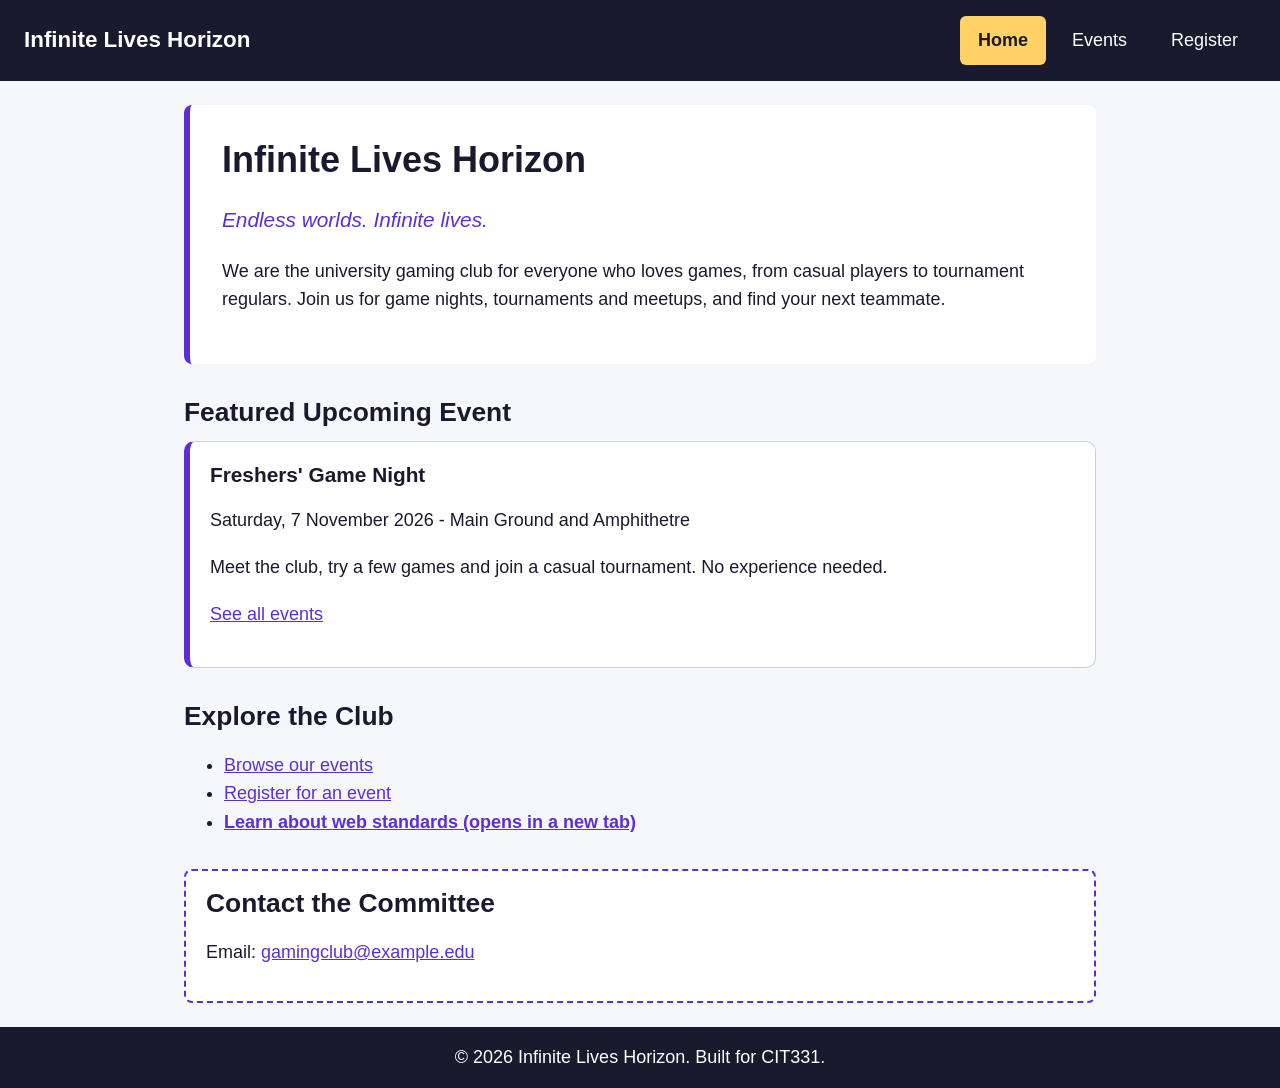
<file: index.html>
<!DOCTYPE html>
<html lang="en">

<head>
  <meta charset="UTF-8">
  <meta name="viewport" content="width=device-width, initial-scale=1.0">
  <title>Infinite Lives Horizon | Gaming Club</title>
  <link rel="stylesheet" href="css/style.css">
</head>

<body>
  <a href="#main-content" class="skip-link">Skip to main content</a>

  <header class="site-header">
    <p class="club-name">Infinite Lives Horizon</p>
    <nav>
      <a href="index.html" class="active">Home</a>
      <a href="events.html">Events</a>
      <a href="register.html">Register</a>
    </nav>
  </header>

  <main id="main-content">
    <section class="hero">
      <h1>Infinite Lives Horizon</h1>
      <p class="tagline">Endless worlds. Infinite lives.</p>
      <p>
        We are the university gaming club for everyone who loves games,
        from casual players to tournament regulars. Join us for game nights,
        tournaments and meetups, and find your next teammate.
      </p>
    </section>

    <section class="featured">
      <h2>Featured Upcoming Event</h2>
      <article class="event-card">
        <h3>Freshers' Game Night</h3>
        <p>
          <time datetime="2026-11-07">Saturday, 7 November 2026</time>
          - Main Ground and Amphithetre
        </p>
        <p>
          Meet the club, try a few games and join a casual tournament.
          No experience needed.
        </p>
        <p><a href="events.html">See all events</a></p>
      </article>
    </section>

    <section class="quick-links">
      <h2>Explore the Club</h2>
      <ul>
        <li><a href="events.html">Browse our events</a></li>
        <li><a href="register.html">Register for an event</a></li>
        <li>
          <a href="https://www.w3.org/" target="_blank" rel="noopener noreferrer">Learn about web standards (opens in a
            new tab)</a>
        </li>
      </ul>
    </section>

    <aside class="contact-box">
      <h2>Contact the Committee</h2>
      <p>Email: <a href="mailto:gamingclub@example.edu">gamingclub@example.edu</a></p>
    </aside>
  </main>

  <footer>
    <p>&copy; 2026 Infinite Lives Horizon. Built for CIT331.</p>
  </footer>
</body>

</html>
</file>
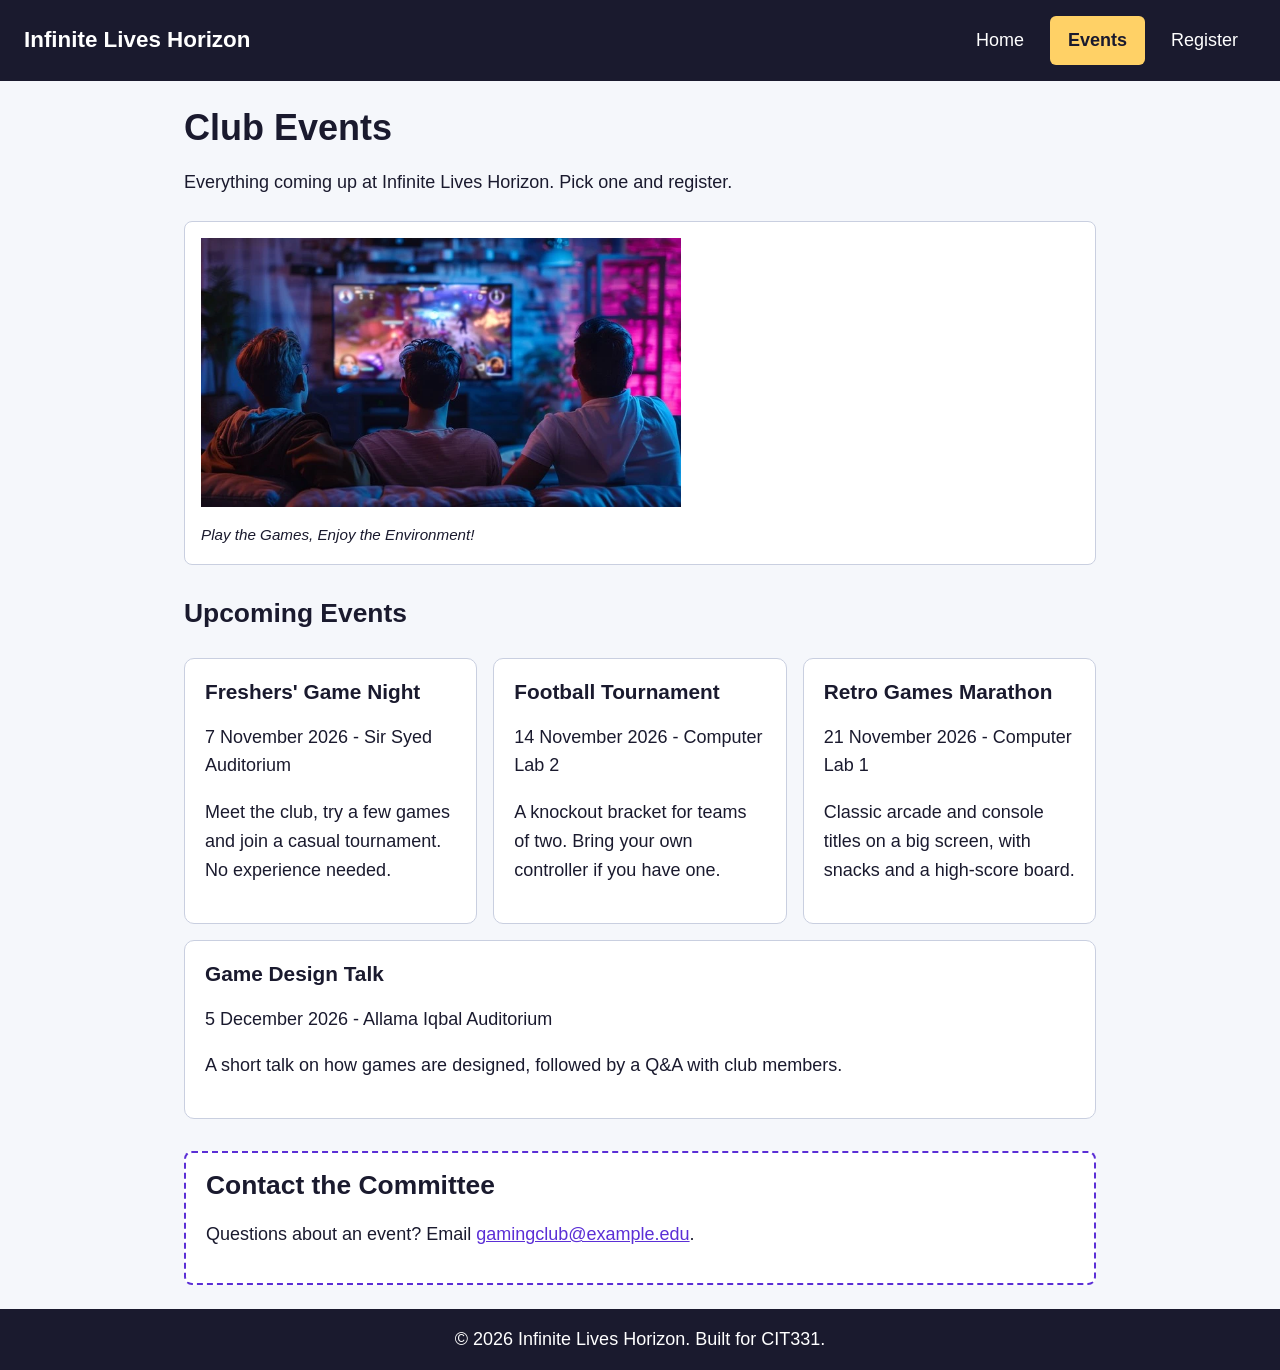
<file: events.html>
<!DOCTYPE html>
<html lang="en">

<head>
  <meta charset="UTF-8">
  <meta name="viewport" content="width=device-width, initial-scale=1.0">
  <title>Events | Infinite Lives Horizon</title>
  <link rel="stylesheet" href="css/style.css">
</head>

<body>
  <a href="#main-content" class="skip-link">Skip to main content</a>

  <header class="site-header">
    <p class="club-name">Infinite Lives Horizon</p>
    <nav>
      <a href="index.html">Home</a>
      <a href="events.html" class="active">Events</a>
      <a href="register.html">Register</a>
    </nav>
  </header>

  <main id="main-content">
    <section>
      <h1>Club Events</h1>
      <p>Everything coming up at Infinite Lives Horizon. Pick one and register.</p>

      <figure>
        <img src="images/game-night.webp" alt="Students playing games at night" width="480">
        <figcaption>Play the Games, Enjoy the Environment!</figcaption>
      </figure>
    </section>

    <section class="events">
      <h2>Upcoming Events</h2>

      <article class="event-card">
        <h3>Freshers' Game Night</h3>
        <p>
          <time datetime="2026-11-07">7 November 2026</time>
          - Sir Syed Auditorium
        </p>
        <p>Meet the club, try a few games and join a casual tournament. No experience needed.</p>
      </article>

      <article class="event-card">
        <h3>Football Tournament</h3>
        <p>
          <time datetime="2026-11-14">14 November 2026</time>
          - Computer Lab 2
        </p>
        <p>A knockout bracket for teams of two. Bring your own controller if you have one.</p>
      </article>

      <article class="event-card">
        <h3>Retro Games Marathon</h3>
        <p>
          <time datetime="2026-11-21">21 November 2026</time>
          - Computer Lab 1
        </p>
        <p>Classic arcade and console titles on a big screen, with snacks and a high-score board.</p>
      </article>

      <article class="event-card">
        <h3>Game Design Talk</h3>
        <p>
          <time datetime="2026-12-05">5 December 2026</time>
          - Allama Iqbal Auditorium
        </p>
        <p>A short talk on how games are designed, followed by a Q&A with club members.</p>
      </article>
    </section>

    <aside class="contact-box">
      <h2>Contact the Committee</h2>
      <p>Questions about an event? Email <a href="mailto:gamingclub@example.edu">gamingclub@example.edu</a>.</p>
    </aside>
  </main>

  <footer>
    <p>&copy; 2026 Infinite Lives Horizon. Built for CIT331.</p>
  </footer>
</body>

</html>
</file>
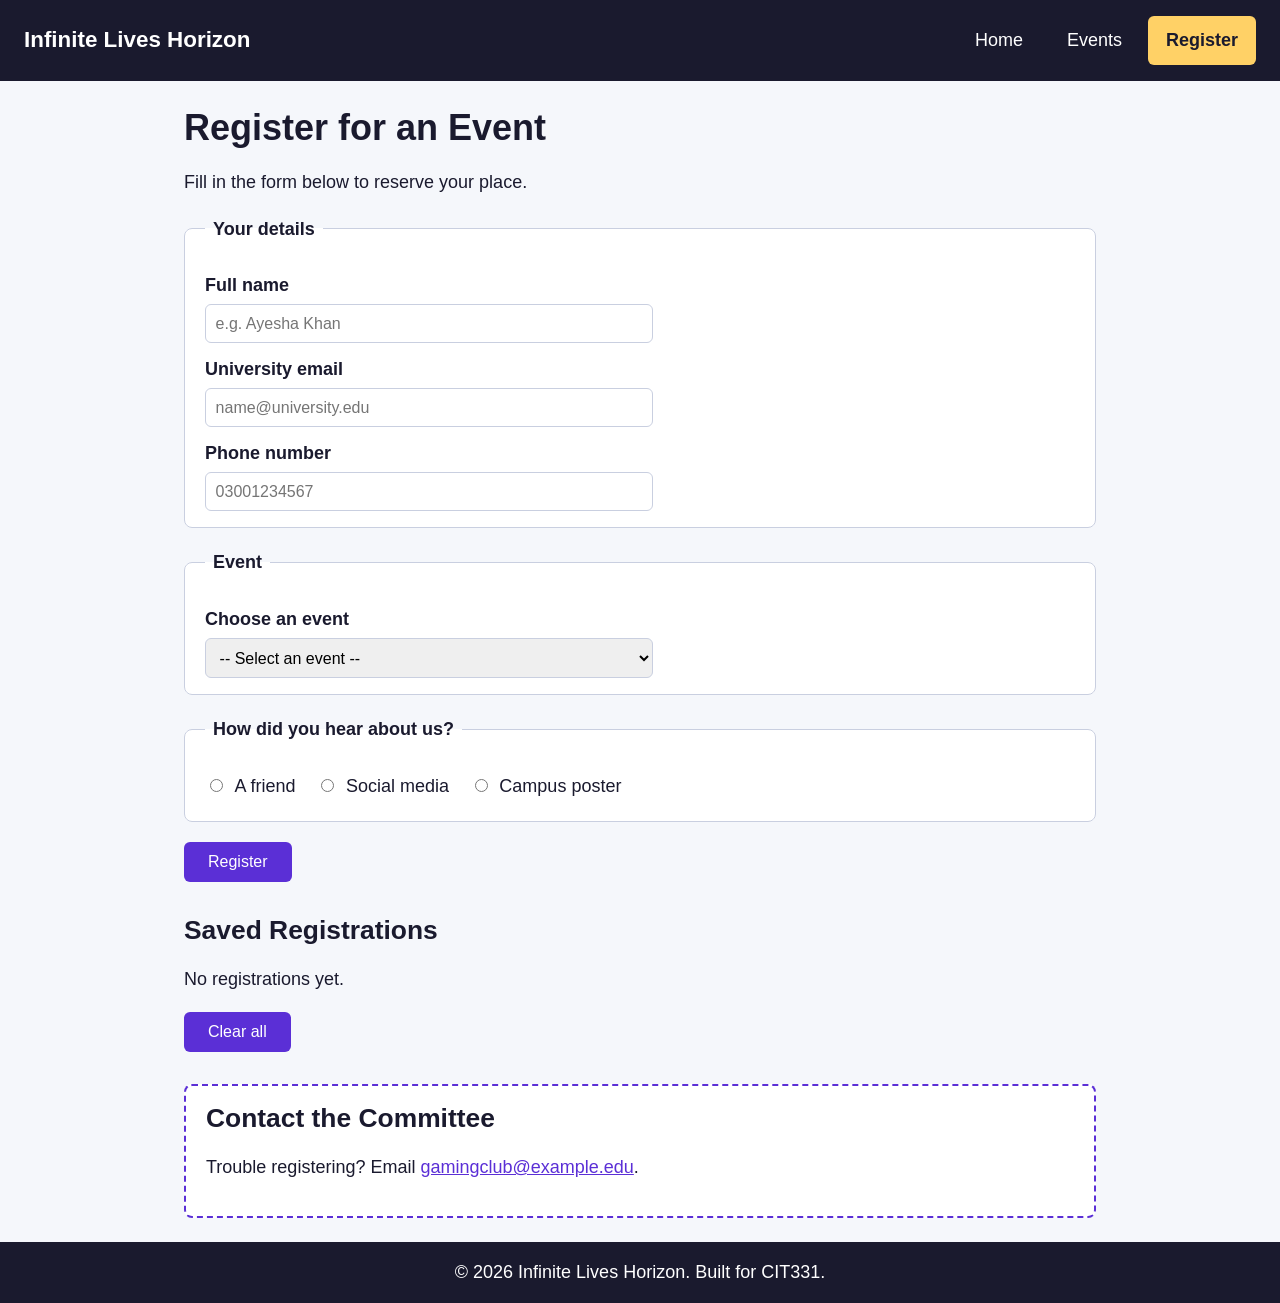
<file: register.html>
<!DOCTYPE html>
<html lang="en">

<head>
  <meta charset="UTF-8">
  <meta name="viewport" content="width=device-width, initial-scale=1.0">
  <title>Register | Infinite Lives Horizon</title>
  <link rel="stylesheet" href="css/style.css">
</head>

<body>
  <a href="#main-content" class="skip-link">Skip to main content</a>

  <header class="site-header">
    <p class="club-name">Infinite Lives Horizon</p>
    <nav>
      <a href="index.html">Home</a>
      <a href="events.html">Events</a>
      <a href="register.html" class="active">Register</a>
    </nav>
  </header>

  <main id="main-content">
    <section>
      <h1>Register for an Event</h1>
      <p>Fill in the form below to reserve your place.</p>

      <form id="registration-form" action="#" method="post">
        <fieldset>
          <legend>Your details</legend>

          <label for="full-name">Full name</label>
          <input type="text" id="full-name" name="fullName" placeholder="e.g. Ayesha Khan" required minlength="3"
            maxlength="60">

          <label for="email">University email</label>
          <input type="email" id="email" name="email" placeholder="name@university.edu" required>

          <label for="phone">Phone number</label>
          <input type="tel" id="phone" name="phone" placeholder="03001234567" pattern="[0-9]{11}"
            title="Enter an 11-digit phone number, digits only" required>
        </fieldset>

        <fieldset>
          <legend>Event</legend>

          <label for="event-choice">Choose an event</label>
          <select id="event-choice" name="eventChoice" required>
            <option value="">-- Select an event --</option>
            <option value="Freshers' Game Night">Freshers' Game Night (7 Nov)</option>
            <option value="Football Tournament">Football Tournament (14 Nov)</option>
            <option value="Retro Games Marathon">Retro Games Marathon (21 Nov)</option>
            <option value="Game Design Talk">Game Design Talk (5 Dec)</option>
          </select>
        </fieldset>

        <fieldset>
          <legend>How did you hear about us?</legend>

          <input type="radio" id="hear-friend" name="hearAbout" value="A friend" required>
          <label for="hear-friend">A friend</label>

          <input type="radio" id="hear-social" name="hearAbout" value="Social media">
          <label for="hear-social">Social media</label>

          <input type="radio" id="hear-poster" name="hearAbout" value="Campus poster">
          <label for="hear-poster">Campus poster</label>
        </fieldset>

        <button type="submit">Register</button>
      </form>

      <p id="confirmation" role="status"></p>
    </section>

    <section>
      <h2>Saved Registrations</h2>
      <p id="empty-message">No registrations yet.</p>
      <ul id="registration-list"></ul>
      <button type="button" id="clear-all">Clear all</button>
    </section>

    <aside class="contact-box">
      <h2>Contact the Committee</h2>
      <p>Trouble registering? Email <a href="mailto:gamingclub@example.edu">gamingclub@example.edu</a>.</p>
    </aside>
  </main>

  <footer>
    <p>&copy; 2026 Infinite Lives Horizon. Built for CIT331.</p>
  </footer>
  <script src="js/script.js" defer></script>
</body>

</html>
</file>
<file: css/style.css>
/* ---------- Colour palette (variables) ---------- */
:root {
    --bg: #f5f7fb;
    --text: #1a1a2e;
    --card: #ffffff;
    --border: #c9cfe0;
    --accent: #5b2fd6;
    --accent-text: #ffffff;
    --header-bg: #1a1a2e;
    --header-text: #ffffff;
    --highlight: #ffd166;
}

/* ---------- Box model and base typography ---------- */
* {
    box-sizing: border-box;
}

body {
    margin: 0;
    font-family: "Segoe UI", Arial, Helvetica, sans-serif;
    font-size: 1.125rem;
    line-height: 1.6;
    color: var(--text);
    background-color: var(--bg);
}

h1,
h2,
h3 {
    line-height: 1.25;
    margin: 0 0 0.75rem;
}

h1 {
    font-size: 2.25rem;
}

h2 {
    font-size: 1.65rem;
}

h3 {
    font-size: 1.3rem;
}

a {
    color: var(--accent);
}

a:hover {
    text-decoration: none;
}

a[href^="https"] {
    font-weight: bold;
}

img {
    max-width: 100%;
    height: auto;
}

/* ---------- Accessibility ---------- */
a:focus,
input:focus,
select:focus,
button:focus {
    outline: 3px solid var(--highlight);
    outline-offset: 2px;
}

.skip-link {
    position: absolute;
    left: -9999px;
    top: 0;
    padding: 0.5rem 1rem;
    background-color: var(--highlight);
    color: #1a1a2e;
}

.skip-link:focus {
    left: 0;
}

/* ---------- Header and navigation (Flexbox) ---------- */
.site-header {
    display: flex;
    justify-content: space-between;
    align-items: center;
    flex-wrap: wrap;
    gap: 1rem;
    padding: 1rem 1.5rem;
    background-color: var(--header-bg);
    color: var(--header-text);
}

.club-name {
    margin: 0;
    font-size: 1.4rem;
    font-weight: bold;
}

nav {
    display: flex;
    flex-wrap: wrap;
    gap: 0.5rem;
}

nav a {
    padding: 0.5rem 1rem;
    color: var(--header-text);
    text-decoration: none;
}

nav>a {
    border: 2px solid transparent;
    border-radius: 6px;
}

nav a:hover {
    border-color: var(--highlight);
}

nav a.active {
    background-color: var(--highlight);
    color: #1a1a2e;
    font-weight: bold;
}

/* ---------- Main content ---------- */
#main-content {
    max-width: 60rem;
    margin: 0 auto;
    padding: 1.5rem;
}

main section {
    margin-bottom: 2rem;
}

.hero {
    padding: 2rem;
    border-left: 6px solid var(--accent);
    border-radius: 8px;
    background-color: var(--card);
}

.tagline {
    font-size: 1.3rem;
    font-style: italic;
    color: var(--accent);
}

/* ---------- Event cards (Flexbox) ---------- */
.events {
    display: flex;
    flex-wrap: wrap;
    gap: 1rem;
    justify-content: flex-start;
    align-items: stretch;
}

.events h2 {
    flex: 0 0 100%;
}

.event-card {
    flex: 1 1 16rem;
    margin: 0;
    padding: 1.25rem;
    border: 1px solid var(--border);
    border-radius: 10px;
    background-color: var(--card);
    transition: transform 0.2s, box-shadow 0.2s;
}

.event-card:hover {
    transform: translateY(-4px);
    box-shadow: 0 6px 14px rgba(0, 0, 0, 0.15);
}

.featured .event-card {
    border-left: 6px solid var(--accent);
}

/* ---------- Figure and aside ---------- */
figure {
    margin: 1.5rem 0;
    padding: 1rem;
    border: 1px solid var(--border);
    border-radius: 8px;
    background-color: var(--card);
}

figcaption {
    margin-top: 0.5rem;
    font-size: 0.95rem;
    font-style: italic;
}

.contact-box {
    padding: 1rem 1.25rem;
    border: 2px dashed var(--accent);
    border-radius: 8px;
    background-color: var(--card);
}

/* ---------- Form ---------- */
fieldset {
    margin: 0 0 1.25rem;
    padding: 1rem 1.25rem;
    border: 1px solid var(--border);
    border-radius: 8px;
    background-color: var(--card);
}

legend {
    padding: 0 0.5rem;
    font-weight: bold;
}

label {
    display: block;
    margin: 0.75rem 0 0.25rem;
    font-weight: bold;
}

input[type="text"],
input[type="email"],
input[type="tel"],
select {
    width: 100%;
    max-width: 28rem;
    padding: 0.6rem;
    border: 1px solid var(--border);
    border-radius: 6px;
    font-size: 1rem;
    font-family: inherit;
}

input[type="radio"] {
    margin-right: 0.4rem;
}

fieldset input[type="radio"]+label {
    display: inline-block;
    margin-right: 1rem;
    font-weight: normal;
}

button {
    padding: 0.7rem 1.5rem;
    border: none;
    border-radius: 6px;
    background-color: var(--accent);
    color: var(--accent-text);
    font-size: 1rem;
    cursor: pointer;
    transition: background-color 0.2s;
}

button:hover {
    background-color: #3f1d9e;
}

#confirmation {
    margin-top: 1rem;
    font-weight: bold;
}

#registration-list {
    padding-left: 1.25rem;
}

#registration-list li {
    margin-bottom: 0.5rem;
}

/* ---------- Footer ---------- */
footer {
    padding: 1rem 1.5rem;
    text-align: center;
    background-color: var(--header-bg);
    color: var(--header-text);
}

footer p {
    margin: 0;
}

/* ---------- Responsive design ---------- */
@media (max-width: 600px) {
    .site-header {
        flex-direction: column;
        align-items: flex-start;
    }

    nav {
        width: 100%;
        flex-direction: column;
    }

    h1 {
        font-size: 1.75rem;
    }

    #main-content {
        padding: 1rem;
    }

    .event-card {
        flex-basis: 100%;
    }
}

/* ---------- Bonus: dark colour scheme ---------- */
@media (prefers-color-scheme: dark) {
    :root {
        --bg: #12121c;
        --text: #eaeaf5;
        --card: #1e1e2e;
        --border: #3a3a52;
        --accent: #b9a2ff;
        --accent-text: #12121c;
        --header-bg: #0a0a12;
    }

    button:hover {
        background-color: #d3c4ff;
    }

    input[type="text"],
    input[type="email"],
    input[type="tel"],
    select {
        background-color: var(--card);
        color: var(--text);
    }
}
</file>
